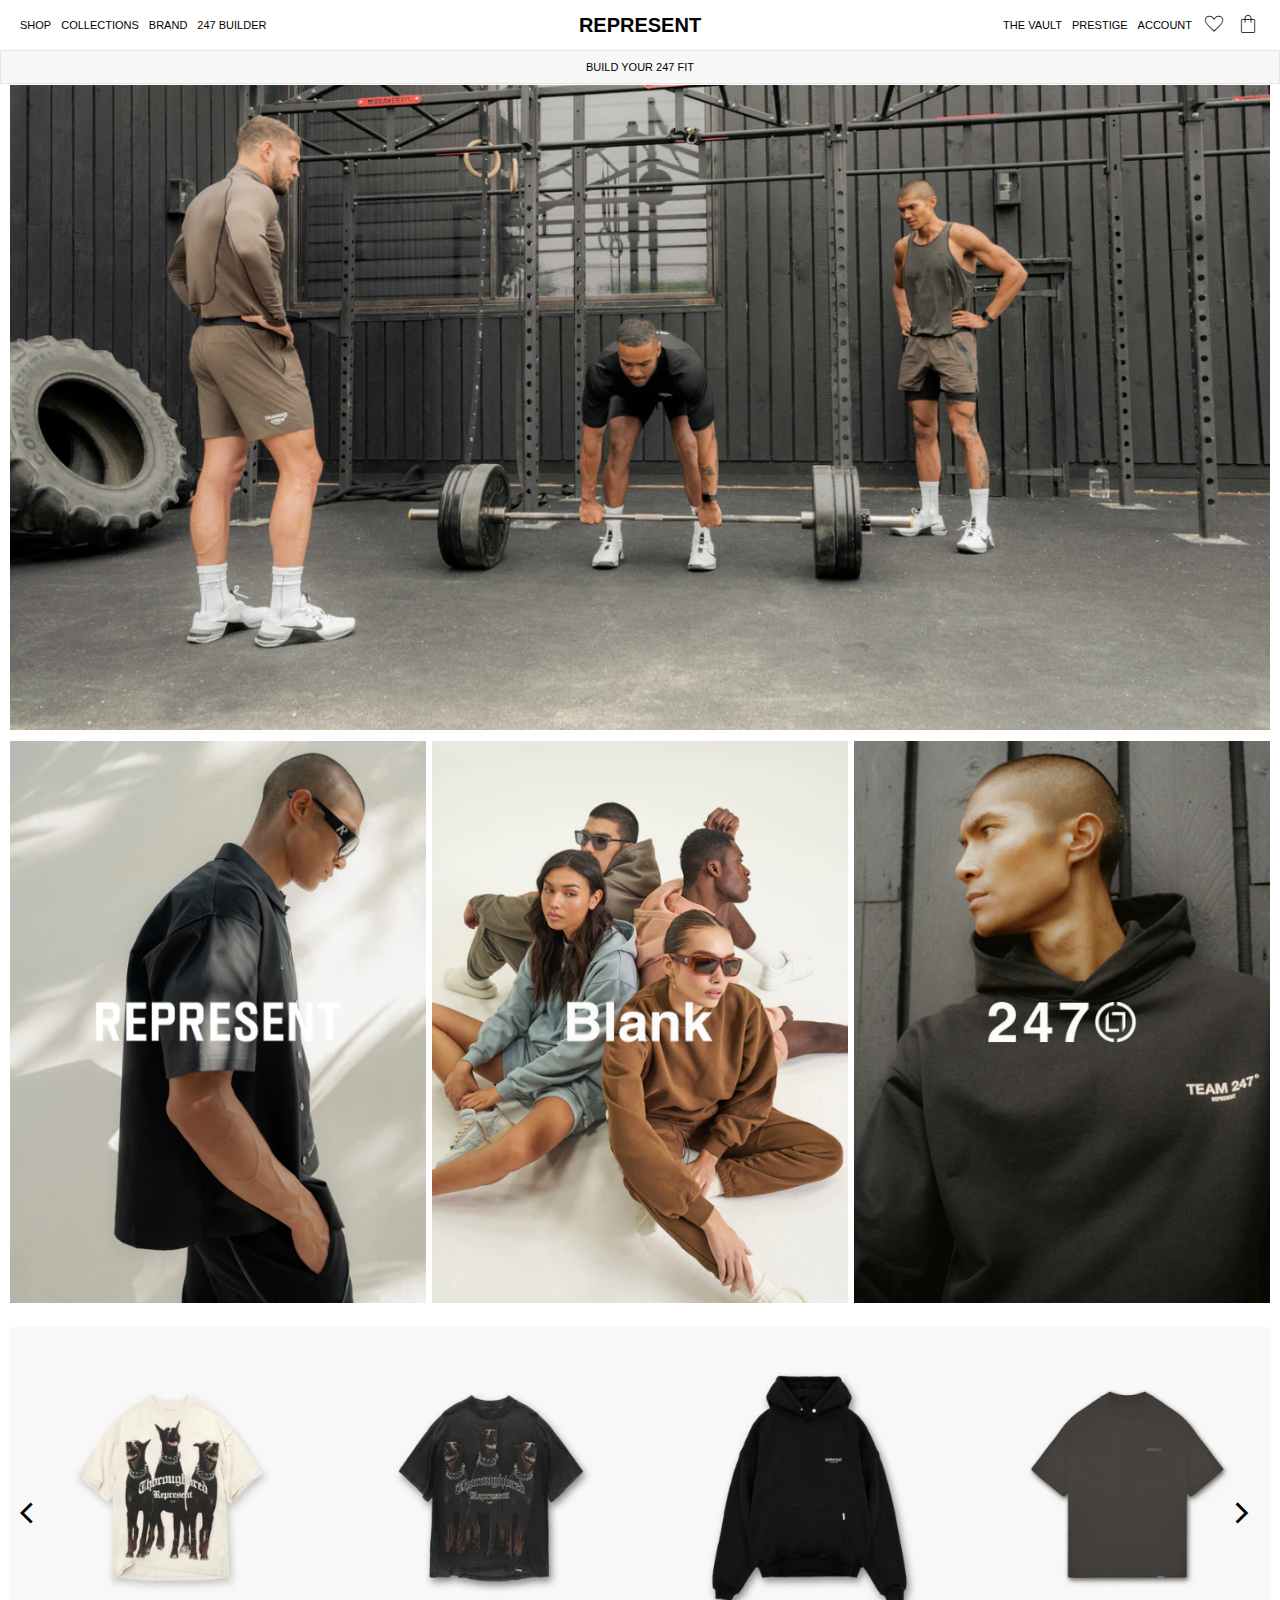
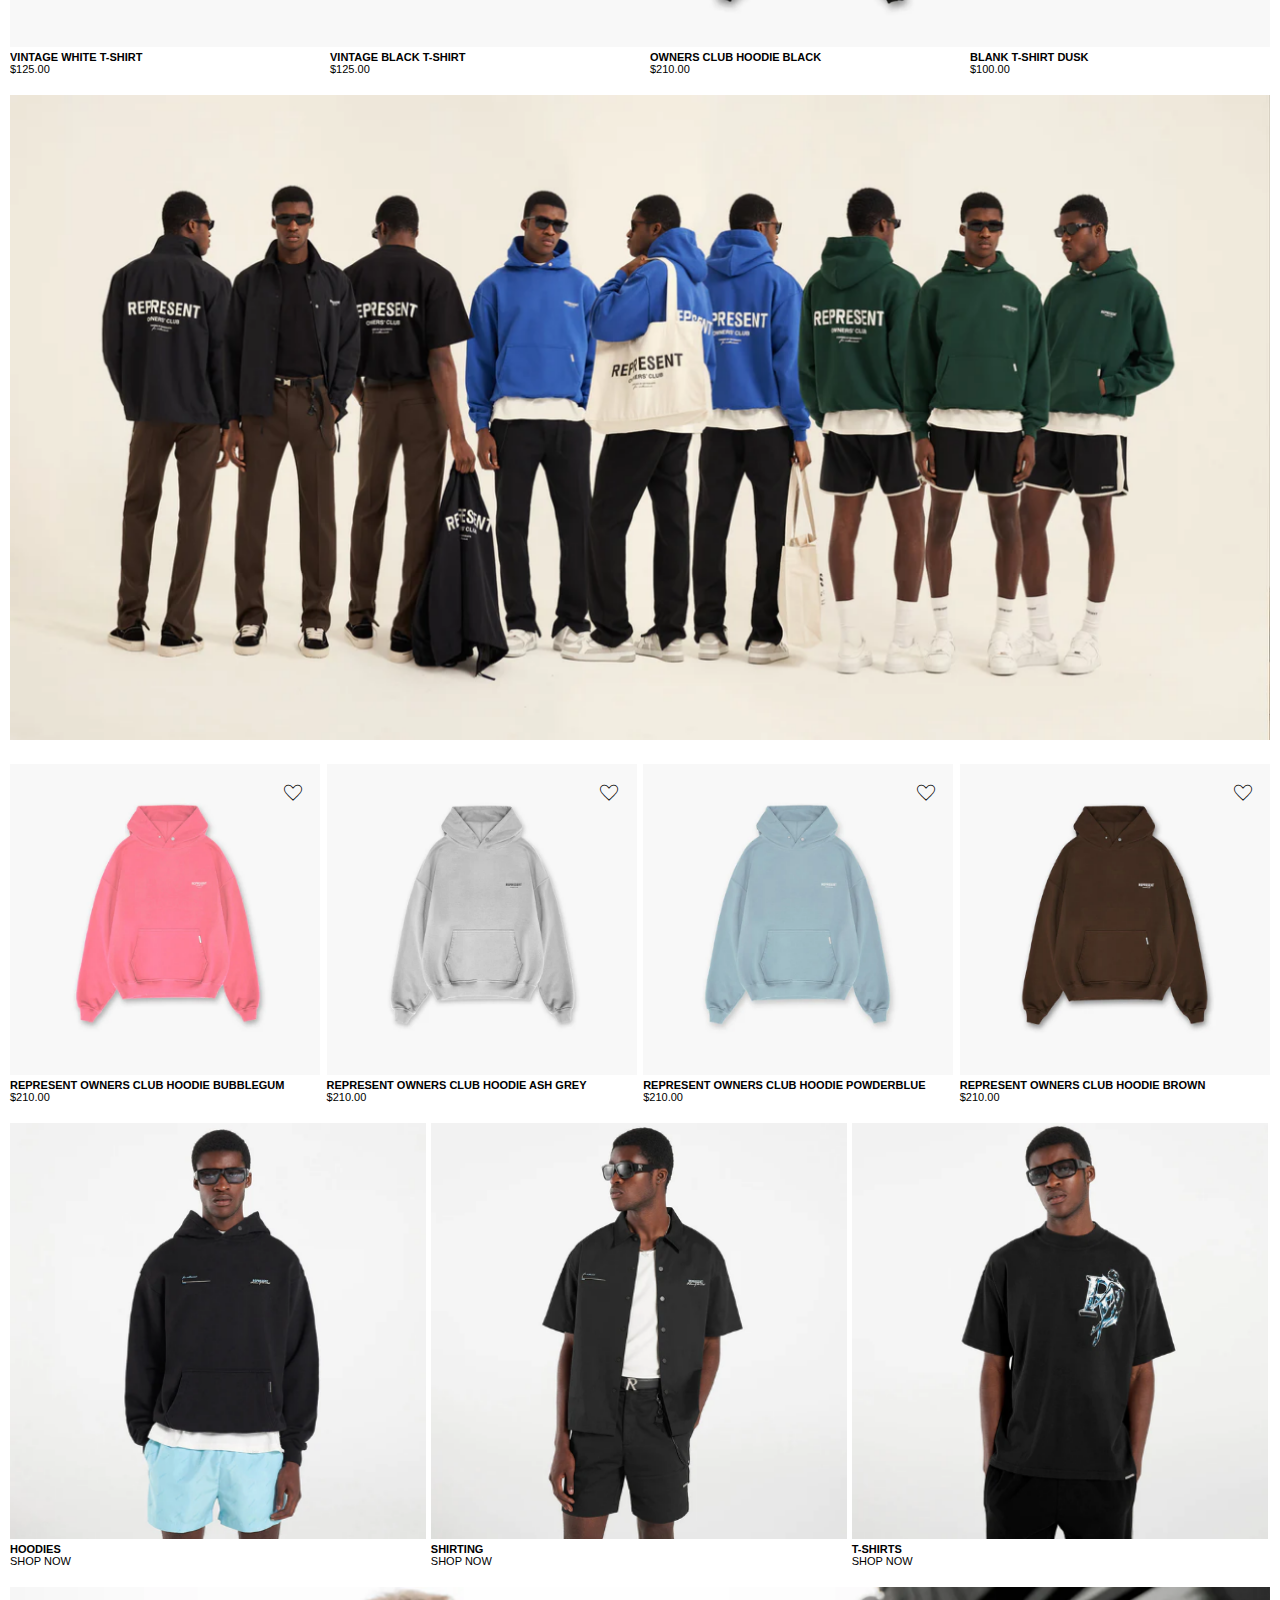
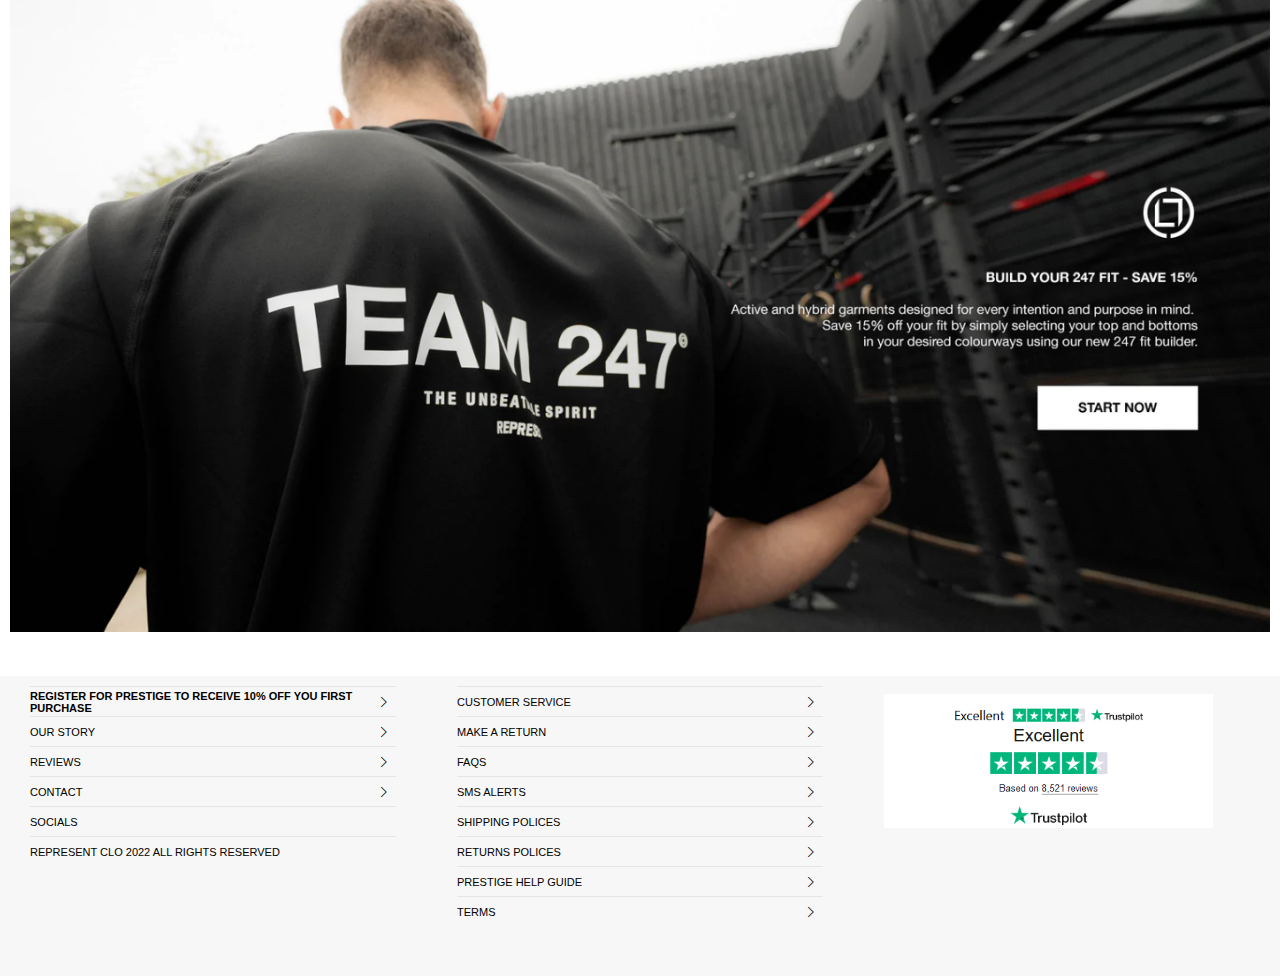
<file: index.html>
<!DOCTYPE html>
<html lang="en">

<head>
    <meta charset="UTF-8">
    <meta http-equiv="X-UA-Compatible" content="IE=edge">
    <meta name="viewport" content="width=device-width, initial-scale=1.0">
    <title>Represent</title>
    
    <link rel="stylesheet" href="1.Global styles.functions/globalstyle.css">
    <link rel="stylesheet" href="style.css">

    <link rel="stylesheet"
        href="https://fonts.googleapis.com/css2?family=Material+Symbols+Outlined:opsz,wght,FILL,GRAD@20..48,100..700,0..1,-50..200" />
    <link rel="stylesheet"
        href="https://fonts.googleapis.com/css2?family=Material+Symbols+Outlined:opsz,wght,FILL,GRAD@48,300,1,200" />
    <link rel="stylesheet"
        href="https://fonts.googleapis.com/css2?family=Material+Symbols+Outlined:opsz,wght,FILL,GRAD@48,300,0,200" />
</head>

<body>
    <!-- Navigation -->
    <header>
        <nav id="nav-box">
            <ul id="nav-shop">
                <li data-shop><a href="" >SHOP</a>
                    <div class="dropdown-menu" data-shopMenu>
                        <div class="menu-list">
                            <ul>
                                <li><b>SUMMER CAPSULE '22</b></li>
                                <li><a href="/3.Products pages/SHOP/COLLECTIONS/newarrivals/newarrivals.html"><b>NEW ARRIVALS</b></a></li>
                                <li><a href="/3.Products pages/SHOP/COLLECTIONS/all/all.html"><b>SHOP ALL</b></a></li>
                                <li><a href="/3.Products pages/SHOP/COLLECTIONS/ownersclub/ownersclub.html"><b>OWNERS CLUB</b></a></li>
                                <li><a href="/3.Products pages/SHOP/COLLECTIONS/blank/blank.html"><b>BLANK</b></a></li>
                                <li><a href="/3.Products pages/SHOP/COLLECTIONS/247/247.html"><b>247</b></a></li>
                                <li><a href="/3.Products pages/SHOP/COLLECTIONS/bestsellers/bestsellers.html"><b>BEST SELLERS</b></a></li>
                                <li><a href="/3.Products pages/SHOP/COLLECTIONS/restocks/restocks.html"><b>RESTOCKS</b></a></li>
                                <li><a href="/3.Products pages/SHOP/COLLECTIONS/giftcard/giftcard.html"><b>GIFT CARD</b></a></li>
                                <li><a href="/3.Products pages/SHOP/COLLECTIONS/instagram/instagram.html"><b>SHOP INSTAGRAM</b></a></li>
                            </ul>
                            <ul>
                                <li><b>CLOTHING</b></li>
                                <li><a href="/3.Products pages/SHOP/COLLECTIONS/all/all.html">ALL</a></li>
                                <li><a href="/3.Products pages/SHOP/CLOTHING/tshirts/t-shirts.html">T-SHIRTS</a></li>
                                <li><a href="/3.Products pages/SHOP/CLOTHING/hoodies/hoodies.html">HOODIES</a></li>
                                <li><a href="/3.Products pages/SHOP/CLOTHING/shirts/shirts.html">SHIRTS</a></li>
                                <li><a href="/3.Products pages/SHOP/CLOTHING/shorts/shorts.html">SHORTS</a></li>
                                <li><a href="/3.Products pages/SHOP/CLOTHING/swimwear/swimwear.html">SWIMWEAR</a></li>
                                <li><a href="/3.Products pages/SHOP/ACCESSORIES/sunglasses/sunglasses.html">SUNGLASSES</a></li>
                                <li><a href="/3.Products pages/SHOP/CLOTHING/socks/socks.html">SOCKS</a></li>
                            </ul>
                            <ul>
                                <li><a href="/3.Products pages/SHOP/CLOTHING/sweaters/sweaters.html">SWEATERS</a></li>
                                <li><a href="/3.Products pages/SHOP/CLOTHING/pants/pants.html">PANTS</a></li>
                                <li><a href="/3.Products pages/SHOP/CLOTHING/denim/denim.html">DENIM</a></li>
                                <li><a href="/3.Products pages/SHOP/CLOTHING/sweatpants/sweatpants.html">SWEATPANTS</a></li>
                                <li><a href="/3.Products pages/SHOP/CLOTHING/knitwear/knitwear.html">KNITWEAR</a></li>
                                <li><a href="/3.Products pages/SHOP/CLOTHING/pufferjackets/pufferjackets.html">PUFFER JACKETS</a></li>
                                <li><a href="/3.Products pages/SHOP/CLOTHING/outwear/outwear.html">OUTWEAR</a></li>
                                <li><a href="/3.Products pages/SHOP/CLOTHING/packs/packs.html">PACKS</a></li>
                            </ul>
                            <ul>
                                <li><b>FOOTWEAR</b></li>
                                <li><a href="/3.Products pages/SHOP/FOOTWEAR/all/all.html">ALL</a></li>
                                <li><a href="/3.Products pages/SHOP/FOOTWEAR/alpha/alpha.html">ALPHA</a></li>
                                <li><a href="/3.Products pages/SHOP/FOOTWEAR/apex/apex.html">APEX</a></li>
                                <li><a href="/3.Products pages/SHOP/FOOTWEAR/core/core.html">CORE</a></li>
                                <li><a href="/3.Products pages/SHOP/FOOTWEAR/harrier/harrier.html">HARRIER</a></li>
                                <li><a href="/3.Products pages/SHOP/FOOTWEAR/reptor/reptor.html">REPTOR</a></li>
                                <li><a href="/3.Products pages/SHOP/FOOTWEAR/slides/slides.html">SLIDES</a></li>
                            </ul>
                            <ul>
                                <li><b>ACCESSORIES</b></li>
                                <li><a href="/3.Products pages/SHOP/ACCESSORIES/all/all.html">ALL</a></li>
                                <li><a href="/3.Products pages/SHOP/ACCESSORIES/bags/bags.html">BAGS</a></li>
                                <li><a href="/3.Products pages/SHOP/ACCESSORIES/sunglasses/sunglasses.html">SUNGLASSES</a></li>
                                <li><a href="/3.Products pages/SHOP/ACCESSORIES/caps/caps.html">CAPS</a></li>
                                <li><a href="/3.Products pages/SHOP/ACCESSORIES/socks/socks.html">SOCKS</a></li>
                                <li><a href="/3.Products pages/SHOP/CLOTHING/swimwear/swimwear.html">SWIMWEAR</a></li>
                                <li><a href="/3.Products pages/SHOP/ACCESSORIES/towels/towels.html">TOWELS</a></li>
                            </ul>
                            <ul>
                                <li><b>COLLECTIONS</b></li>
                                <li><a href="/3.Products pages/SHOP/COLLECTIONS/summer22/summer22.html">SC22</a></li>
                                <li><a href="/3.Products pages/SHOP/COLLECTIONS/ownersclub/ownersclub.html">OWNERS CLUB</a></li>
                                <li><a href="/3.Products pages/SHOP/COLLECTIONS/blank/blank.html">BLANKS</a></li>
                                <li><a href="/3.Products pages/SHOP/COLLECTIONS/247/247.html">247</a></li>
                                <li><a href="/3.Products pages/SHOP/COLLECTIONS/bespokecomm/bespokecomm.html">BESPOKE COMMISSIONS</a></li>
                                <li><a href="/3.Products pages/SHOP/COLLECTIONS/graphics/graphics.html">GRAPHICS</a></li>
                                <li><a href="/3.Products pages/SHOP/COLLECTIONS/core/core.html">CORE</a></li>
                            </ul>
                        </div>
                        <div class="menu-photos">
                            <div><a href="/3.Products pages/SHOP/CLOTHING/tshirts/t-shirts.html">
                                <img src="/2.Images/homepage img/dd1.png" alt="">
                                <h3>T-SHIRTS</h3>
                                <h5>SHOP NOW</h5>
                            </a>
                            </div>
                            <div><a href="/3.Products pages/SHOP/CLOTHING/shorts/shorts.html">
                                <img src="/2.Images/homepage img/dd1.2.png" alt="">
                                <h3>SHORTS</h3>
                                <h5>SHOP NOW</h5>
                            </a>
                            </div>
                            <div><a href="/3.Products pages/SHOP/FOOTWEAR/all/all.html">
                                <img src="/2.Images/homepage img/dd1.3.png" alt="">
                                <h3>FOOTWEAR</h3>
                                <h5>SHOP NOW</h5>
                            </a>
                            </div>
                            <div><a href="/3.Products pages/SHOP/ACCESSORIES/all/all.html">
                                <img src="/2.Images/homepage img/dd1.4.png" alt="">
                                <h3>ACCESSORIES</h3>
                                <h5>SHOP NOW</h5>
                            </a>
                            </div>
                        </div>
                    </div>
                </li>
                <li data-collections><a href="">COLLECTIONS</a>
                    <div class="dropdown-menu" data-collectionsMenu>
                        <div id="col-nav" class="menu-list">
                            <ul>
                                <li><b>SC22</b></li>
                                <li><a href="/3.Products pages/COLLECTIONS/SC22/tshirts/tshirts.html">T-SHIRTS</a></li>
                                <li><a href="/3.Products pages/COLLECTIONS/SC22/hoodies/hoodies.html">HOODIES</a></li>
                                <li><a href="/3.Products pages/COLLECTIONS/SC22/sweaters/sweaters.html">SWEATERS</a></li>
                                <li><a href="/3.Products pages/COLLECTIONS/SC22/jackets/jackets.html">JACKETS</a></li>
                                <li><a href="/3.Products pages/COLLECTIONS/SC22/pants/pants.html">PANTS</a></li>
                                <li><a href="/3.Products pages/COLLECTIONS/SC22/shorts/shorts.html">SHORTS</a></li>
                                <li><a href="/3.Products pages/COLLECTIONS/SC22/shirting/shirting.html">SHIRTING</a></li>
                                <li><a href="/3.Products pages/COLLECTIONS/SC22/footwear/footwear.html">FOOTWEAR</a></li>
                                <li><a href="/3.Products pages/COLLECTIONS/SC22/accessories/accessories.html">ACCESSORIES</a></li>
                            </ul>
                            <ul>
                                <li><b>OWNERS CLUB</b></li>
                                <li><a href="/3.Products pages/COLLECTIONS/OWNERSCLUB/tshirts/tshirts.html">T-SHIRTS</a></li>
                                <li><a href="/3.Products pages/COLLECTIONS/OWNERSCLUB/hoodies/hoodies.html">HOODIES</a></li>
                                <li><a href="/3.Products pages/COLLECTIONS/OWNERSCLUB/sweaters/sweaters.html">SWEATERS</a></li>
                                <li><a href="/3.Products pages/COLLECTIONS/OWNERSCLUB/sweatpants/sweatpants.html">SWEATPANTS</a></li>
                                <li><a href="/3.Products pages/COLLECTIONS/OWNERSCLUB/shorts/shorts.html">SHORTS</a></li>
                                <li><a href="/3.Products pages/COLLECTIONS/OWNERSCLUB/shorts/shorts.html">OUTWEAR</a></li>
                                <li><a href="/3.Products pages/COLLECTIONS/OWNERSCLUB/accessories/accessories.html">ACCESSORIES</a></li>
                            </ul>
                            <ul>
                                <li><b>BLANK</b></li>
                                <li><a href="/3.Products pages/COLLECTIONS/BLANK/tshirts/tshirts.html">T-SHIRTS</a></li>
                                <li><a href="/3.Products pages/COLLECTIONS/BLANK/hoodies/hoodies.html">HOODIES</a></li>
                                <li><a href="/3.Products pages/COLLECTIONS/BLANK/sweaters/sweaters.html">SWEATERS</a></li>
                                <li><a href="/3.Products pages/COLLECTIONS/BLANK/sweatpants/sweatpants.html">SWEATPANTS</a></li>
                                <li><a href="/3.Products pages/COLLECTIONS/BLANK/shorts/shorts.html">SHORTS</a></li>
                                <li><a href="/3.Products pages/COLLECTIONS/BLANK/trackjackets/trackjackets.html">TRACK JACKETS</a></li>
                            </ul>
                            <ul>
                                <li><b>247</b></li>
                                <li><a href="/3.Products pages/COLLECTIONS/247/tops/tops.html">TOPS</a></li>
                                <li><a href="/3.Products pages/COLLECTIONS/247/hoodies/hoodies.html">HOODIES</a></li>
                                <li><a href="/3.Products pages/COLLECTIONS/247/jackets/jackets.html">JACKETS</a></li>
                                <li><a href="/3.Products pages/COLLECTIONS/247/shorts/shorts.html">SHORTS</a></li>
                                <li><a href="/3.Products pages/COLLECTIONS/247/pants/pants.html">PANTS</a></li>
                                <li><a href="/3.Products pages/COLLECTIONS/247/baselayers/baselayers.html">BASE LAYERS</a></li>
                                <li><a href="/3.Products pages/COLLECTIONS/247/accessories/accessories.html">ACCESSORIES</a></li>
                            </ul>
                        </div>
                        <div class="menu-photos">
                            <div><a href="/3.Products pages/SHOP/COLLECTIONS/summer22/summer22.html">
                                <img src="/2.Images/homepage img/dd2.png" alt="">
                                <h3>SUMMER CAPSULE</h3>
                                <h5>SHOP NOW</h5>
                            </a>
                            </div>
                            <div><a href="/3.Products pages/SHOP/COLLECTIONS/ownersclub/ownersclub.html">
                                <img src="/2.Images/homepage img/dd2.2.png" alt="">
                                <h3>OWNERS CLUB</h3>
                                <h5>SHOP NOW</h5>
                            </a>
                            </div>
                            <div><a href="/3.Products pages/SHOP/COLLECTIONS/blank/blank.html">
                                <img src="/2.Images/homepage img/dd2.3.png" alt="">
                                <h3>BLANK</h3>
                                <h5>SHOP NOW</h5>
                            </a>
                            </div>
                            <div><a href="/3.Products pages/SHOP/COLLECTIONS/247/247.html">
                                <img src="/2.Images/homepage img/dd2.4.png" alt="">
                                <h3>247</h3>
                                <h5>SHOP NOW</h5>
                            </a>
                            </div>
                        </div>
                    </div>
                </li>
                <li data-brand>BRAND
                    <div class="dropdown-menu" data-shopBrand>
                        <ul id="brand-nav">
                            <li><a href="/3.Products pages/BRAND/about.html">ABOUT</a></li>
                            <li><a href="/3.Products pages/BRAND/media.html">MEDIA</a></li>
                            <li><a href="/3.Products pages/BRAND/behindthebrand.html">BEHIND THE BRAND</a></li>
                            <li><a href="/3.Products pages/BRAND/insiderep.html">INSIDE REP</a></li>
                            <li><a href="/3.Products pages/BRAND/news.html">NEWS</a></li>
                            <li><a href="/3.Products pages/BRAND/stockists.html">STOCKISTS</a></li>
                            <li><a href="/3.Products pages/BRAND/247workouts.html">247 WORKOUTS</a></li>
                            <li><a href="/3.Products pages/BRAND/247blog.html">247 BLOG</a></li>
                        </ul>
                    </div>
                </li>
                <li><a href="/3.Products pages/247builder.html">247 BUILDER</a></li>
            </ul>

            <h1 id="logo"><a href="/index.html">REPRESENT</a></h1>

            <ul id="nav-account">
                <li><a href="/3.Products pages/thevault.html">THE VAULT</a></li>
                <li><a href="/3.Products pages/prestige.html">PRESTIGE</a></li>
                <li data-account >ACCOUNT
                    <div class="dropdown-menu" data-accountmenu>
                        <ul id="account-nav">
                            <li><a href="/3.Products pages/ACCOUNT/LOGIN/login.html">LOGIN</a></li>
                            <li><a href="/3.Products pages/ACCOUNT/REGISTER/register.html">REGISTER</a></li>
                        </ul>
                    </div>
                </li>
                <li><span class="material-symbols-outlined" id="favorites">favorite</span></li>
                <li><span class="material-symbols-outlined" id="cart">shopping_bag</span></li>
            </ul>
        </nav>

        <div id="announcement-bar">
            <h4>BUILD YOUR 247 FIT</h4>
        </div>
    </header>

    <!-- Main Content -->
    <main>
        <section>
            <!-- Banner -->
            <div class="banner">
                <img src="/2.Images/homepage img/banner.png" alt="" srcset="">
            </div>
            <!-- 3 photos collage -->
            <div id="collage">
                <a href=""><img src="/2.Images/homepage img/represent.png" alt=""></a>
                <a href=""><img src="/2.Images/homepage img/blank.png" alt=""></a>
                <a href=""><img src="/2.Images/homepage img/247.png" alt=""></a>
            </div>
            <!-- Products gallery x16 -->
            <div class="product-box">
                <div class="arrows">
                    <span data-arrowLeft class="material-symbols-outlined">arrow_back_ios</span>
                    <span data-arrowRight class="material-symbols-outlined">arrow_forward_ios</span>
                </div>
                <ul class="product-gallery">
                    <li><a href="">
                            <div>
                                <img src="/2.Images/homepage img/products/product1.png" alt="">
                                <h3>VINTAGE WHITE T-SHIRT</h3>
                                <h5>$125.00</h5>
                            </div>
                        </a></li>
                    <li><a href="">
                            <div>
                                <img src="/2.Images/homepage img/products/product2.png" alt="">
                                <h3>VINTAGE BLACK T-SHIRT</h3>
                                <h5>$125.00</h5>
                            </div>
                        </a></li>
                    <li><a href="">
                            <div>
                                <img src="/2.Images/homepage img/products/product3.png" alt="">
                                <h3>OWNERS CLUB HOODIE BLACK</h3>
                                <h5>$210.00</h5>
                            </div>
                        </a></li>
                    <li><a href="">
                            <div>
                                <img src="/2.Images/homepage img/products/product4.png" alt="">
                                <h3>BLANK T-SHIRT DUSK</h3>
                                <h5>$100.00</h5>
                            </div>
                        </a></li>
                    <li><a href="">
                            <div>
                                <img src="/2.Images/homepage img/products/product5.png" alt="">
                                <h3>APEX MOCHA</h3>
                                <h5>$255.00</h5>
                            </div>
                        </a></li>
                    <li><a href="">
                            <div>
                                <img src="/2.Images/homepage img/products/product6.png" alt="">
                                <h3>CHROME SPIRIT T-SHIRT OFF BLACK</h3>
                                <h5>$110.00</h5>
                            </div>
                        </a></li>
                    <li><a href="">
                            <div>
                                <img src="/2.Images/homepage img/products/product7.png" alt="">
                                <h3>OWNERS CLUB HOODIE BLUE</h3>
                                <h5>$210.00</h5>
                            </div>
                        </a></li>
                    <li><a href="">
                            <div>
                                <img src="/2.Images/homepage img/products/product8.png" alt="">
                                <h3>BLANK SWEATER JET BLACK</h3>
                                <h5>$155.00</h5>
                            </div>
                        </a></li>
                    <li><a href="">
                            <div>
                                <img src="/2.Images/homepage img/products/product9.png" alt="">
                                <h3>ALPHA LOW BLACK</h3>
                                <h5>$240.00</h5>
                            </div>
                        </a></li>
                    <li><a href="">
                            <div>
                                <img src="/2.Images/homepage img/products/product10.png" alt="">
                                <h3>REPTOR LOW BLACK</h3>
                                <h5>SOLD OUT</h5>
                            </div>
                        </a></li>
                    <li><a href="">
                            <div>
                                <img src="/2.Images/homepage img/products/product11.png" alt="">
                                <h3>REPRESENT SHORTS BLACK</h3>
                                <h5>$110.00</h5>
                            </div>
                        </a></li>
                    <li><a href="">
                            <div>
                                <img src="/2.Images/homepage img/products/product12.png" alt="">
                                <h3>SHORTS BLACK</h3>
                                <h5>$110.00</h5>
                            </div>
                        </a></li>
                    <li><a href="">
                            <div>
                                <img src="/2.Images/homepage img/products/product13.png" alt="">
                                <h3>GRAPHIC SPIRIT T-SHIRT</h3>
                                <h5>$125.00</h5>
                            </div>
                        </a></li>
                    <li><a href="">
                            <div>
                                <img src="/2.Images/homepage img/products/product14.png" alt="">
                                <h3>BLANK T-SHIRT GREEN</h3>
                                <h5>$110.00</h5>
                            </div>
                        </a></li>
                    <li><a href="">
                            <div>
                                <img src="/2.Images/homepage img/products/product15.png" alt="">
                                <h3>BLANK T-SHIRT WHITE</h3>
                                <h5>$110.00</h5>
                            </div>
                        </a></li>
                    <li><a href="">
                            <div>
                                <img src="/2.Images/homepage img/products/product16.png" alt="">
                                <h3>BLANK T-SHIRT BLUE</h3>
                                <h5>$110.00</h5>
                            </div>
                        </a></li>
                </ul>
            </div>
            <!-- Banner 2 -->
            <div class="banner">
                <img src="/2.Images/homepage img/owners/bannerownersclub.png" alt="" srcset="">
            </div>
            <!-- Products display x4 -->
            <div class="products-display">
                <div>
                    <img src="/2.Images/homepage img/owners/owners1.png" alt="">
                    <div>
                        <h3>REPRESENT OWNERS CLUB HOODIE BUBBLEGUM</h3>
                        <h5>$210.00</h5>
                    </div>
                    <span class="material-symbols-outlined" id="favorite">favorite</span>
                </div>
                <div>
                    <img src="/2.Images/homepage img/owners/owners2.png" alt="">
                    <div>
                        <h3>REPRESENT OWNERS CLUB HOODIE ASH GREY</h3>
                        <h5>$210.00</h5>
                    </div>
                    <span class="material-symbols-outlined" id="favorite">favorite</span>
                </div>
                <div>
                    <img src="/2.Images/homepage img/owners/owners3.png" alt="">
                    <div>
                        <h3>REPRESENT OWNERS CLUB HOODIE POWDERBLUE</h3>
                        <h5>$210.00</h5>
                    </div>
                    <span class="material-symbols-outlined" id="favorite">favorite</span>
                </div>
                <div>
                    <img src="/2.Images/homepage img/owners/owners4.png" alt="">
                    <div>
                        <h3>REPRESENT OWNERS CLUB HOODIE BROWN</h3>
                        <h5>$210.00</h5>
                    </div>
                    <span class="material-symbols-outlined" id="favorite">favorite</span>
                </div>
            </div>

        </section>
        <!-- Carousel -->
        <section>
            <div class="carousel">
                <div class="slides">
                    <div class="slide"><a href="">
                            <img src="2.Images/homepage img/categories/hoodies.png" alt="">
                            <h3>HOODIES</h3>
                            <h5>SHOP NOW</h5>
                        </a>
                    </div>
                    <div class="slide"><a href="">
                        </a>
                        <img src="2.Images/homepage img/categories/shirting.png" alt="">
                        <h3>SHIRTING</h3>
                        <h5>SHOP NOW</h5>
                    </div>
                    <div class="slide"><a href="">
                            <img src="2.Images/homepage img/categories/tshirts.png" alt="">
                            <h3>T-SHIRTS</h3>
                            <h5>SHOP NOW</h5>
                        </a>
                    </div>
                    <div class="slide"><a href="">
                            <img src="2.Images/homepage img/categories/pants.png" alt="">
                            <h3>PANTS</h3>
                            <h5>SHOP NOW</h5>
                        </a>
                    </div>
                    <div class="slide"><a href="">
                            <img src="2.Images/homepage img/categories/outwear.png" alt="">
                            <h3>OUTWEAR</h3>
                            <h5>SHOP NOW</h5>
                        </a>
                    </div>
                    <div class="slide"><a href="">
                            <img src="2.Images/homepage img/categories/tshirts.png" alt="">
                            <h3>T-SHIRTS</h3>
                            <h5>SHOP NOW</h5>
                        </a>
                    </div>
                </div>
            </div>
            <!-- Banner 3 -->
            <div class="banner">
                <img src="2.Images/homepage img/banner2.png" alt="" srcset="">
            </div>
        </section>
    </main>

    <!-- Footer -->
    <footer>
        <div class="footer-box">
            <div><a href="/3.Products pages/FOOTER/register.html  ">
                    <h3>REGISTER FOR PRESTIGE TO RECEIVE 10% OFF YOU FIRST PURCHASE</h3>
                    <span class="material-symbols-outlined">chevron_right</span>
                </a>
            </div>
            <div><a href="/3.Products pages/FOOTER/ourstory.html">
                    <h5>OUR STORY</h5>
                    <span class="material-symbols-outlined">chevron_right</span>
                </a>
            </div>
            <div><a href="/3.Products pages/FOOTER/reviews.html">
                    <h5>REVIEWS</h5>
                    <span class="material-symbols-outlined">chevron_right</span>
                </a>
            </div>
            <div><a href="/3.Products pages/FOOTER/contact.html">
                    <h5>CONTACT</h5>
                    <span class="material-symbols-outlined">chevron_right</span>
                </a>
            </div>
            <div><a href="">
                    <h5>SOCIALS</h5>
                    <div>

                    </div>
                </a>
            </div>
            <div><a href="">
                    <h5>REPRESENT CLO 2022 ALL RIGHTS RESERVED</h5>
                </a>
            </div>
            <div>
            </div>
        </div>
        <div class="footer-box">
            <div><a href="/3.Products pages/FOOTER/customerservice.html">
                    <h5>CUSTOMER SERVICE</h5>
                    <span class="material-symbols-outlined">chevron_right</span>
                </a>
            </div>
            <div><a href="/3.Products pages/FOOTER/makeareturn.html">
                    <h5>MAKE A RETURN</h5>
                    <span class="material-symbols-outlined">chevron_right</span>
                </a>
            </div>
            <div><a href="/3.Products pages/FOOTER/faqs.html">
                    <h5>FAQS</h5>
                    <span class="material-symbols-outlined">chevron_right</span>
                </a>
            </div>
            <div><a href="/3.Products pages/FOOTER/smsalerts.html">
                    <h5>SMS ALERTS</h5>
                    <span class="material-symbols-outlined">chevron_right</span>
                </a>
            </div>
            <div><a href="/3.Products pages/FOOTER/shipping.html">
                    <h5>SHIPPING POLICES</h5>
                    <span class="material-symbols-outlined">chevron_right</span>
                </a>
            </div>
            <div><a href="/3.Products pages/FOOTER/returns.html">
                    <h5>RETURNS POLICES</h5>
                    <span class="material-symbols-outlined">chevron_right</span>
                </a>
            </div>
            <div><a href="/3.Products pages/prestige.html">
                    <h5>PRESTIGE HELP GUIDE</h5>
                    <span class="material-symbols-outlined">chevron_right</span>
                </a>
            </div>
            <div><a href="/3.Products pages/FOOTER/terms.html">
                    <h5>TERMS</h5>
                    <span class="material-symbols-outlined">chevron_right</span>
                </a>
            </div>
        </div>
        <div class="footer-box"><a href="">
            <img src="/2.Images/homepage img/trustpilot.png" alt="">
        </a>
        </div>
    </footer>

    <!-- Functions import -->
    <script src="app.js"></script>
    <script src="1.Global styles.functions/globalfunctions.js"></script>
</body>

</html>
</file>
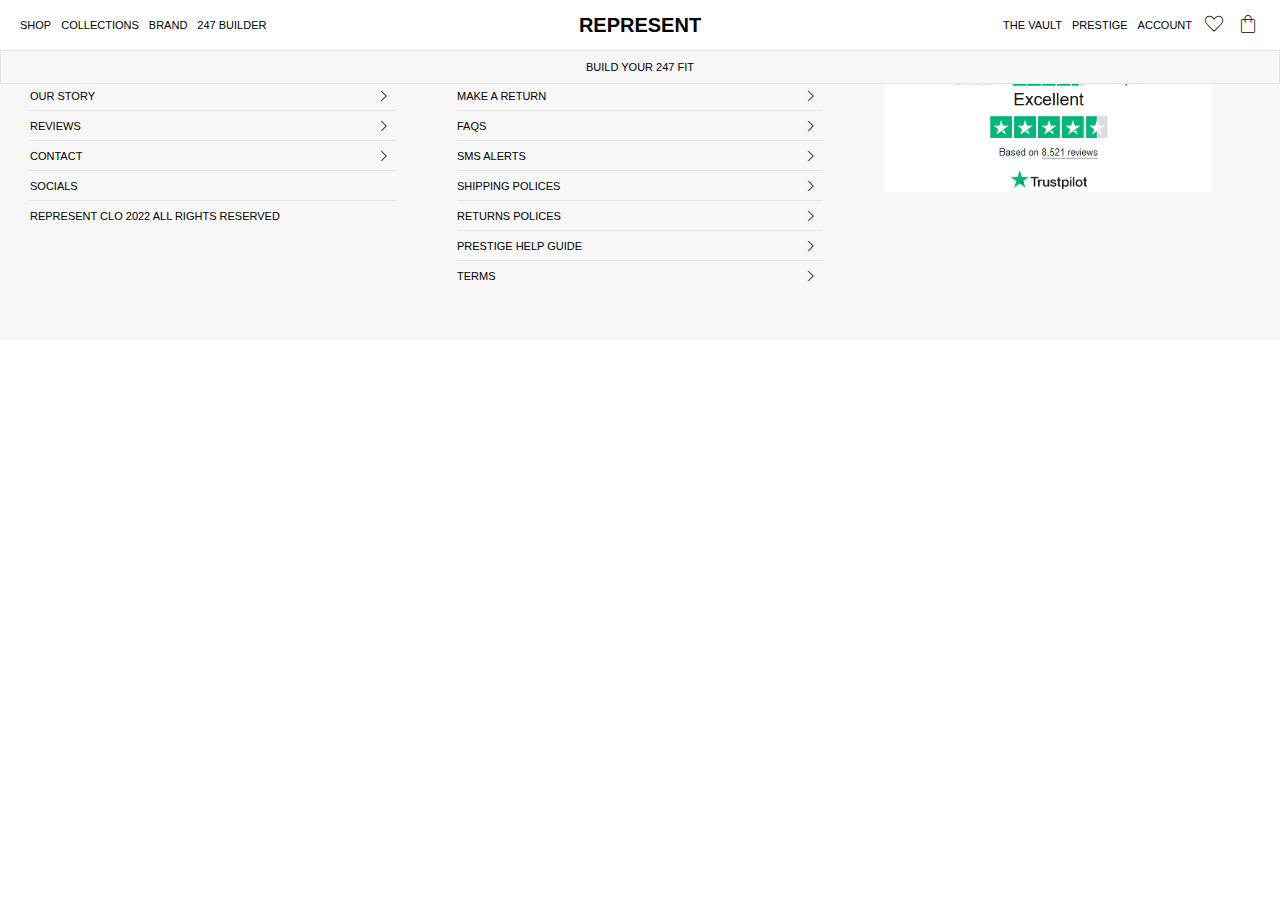
<file: testcopy.html>
<!DOCTYPE html>
<html lang="en">

<head>
    <meta charset="UTF-8">
    <meta http-equiv="X-UA-Compatible" content="IE=edge">
    <meta name="viewport" content="width=device-width, initial-scale=1.0">
    <title>Represent</title>
    
    <link rel="stylesheet" href="1.Global styles.functions/globalstyle.css">

    <link rel="stylesheet"
        href="https://fonts.googleapis.com/css2?family=Material+Symbols+Outlined:opsz,wght,FILL,GRAD@20..48,100..700,0..1,-50..200" />
    <link rel="stylesheet"
        href="https://fonts.googleapis.com/css2?family=Material+Symbols+Outlined:opsz,wght,FILL,GRAD@48,300,1,200" />
    <link rel="stylesheet"
        href="https://fonts.googleapis.com/css2?family=Material+Symbols+Outlined:opsz,wght,FILL,GRAD@48,300,0,200" />
</head>

<body>
    <!-- Navigation -->
    <header>
        <nav id="nav-box">
            <ul id="nav-shop">
                <li data-shop><a href="" >SHOP</a>
                    <div class="dropdown-menu" data-shopMenu>
                        <div class="menu-list">
                            <ul>
                                <li><b>SUMMER CAPSULE '22</b></li>
                                <li><a href="/3.Products pages/SHOP/COLLECTIONS/newarrivals/newarrivals.html"><b>NEW ARRIVALS</b></a></li>
                                <li><a href="/3.Products pages/SHOP/COLLECTIONS/all/all.html"><b>SHOP ALL</b></a></li>
                                <li><a href="/3.Products pages/SHOP/COLLECTIONS/ownersclub/ownersclub.html"><b>OWNERS CLUB</b></a></li>
                                <li><a href="/3.Products pages/SHOP/COLLECTIONS/blank/blank.html"><b>BLANK</b></a></li>
                                <li><a href="/3.Products pages/SHOP/COLLECTIONS/247/247.html"><b>247</b></a></li>
                                <li><a href="/3.Products pages/SHOP/COLLECTIONS/bestsellers/bestsellers.html"><b>BEST SELLERS</b></a></li>
                                <li><a href="/3.Products pages/SHOP/COLLECTIONS/restocks/restocks.html"><b>RESTOCKS</b></a></li>
                                <li><a href="/3.Products pages/SHOP/COLLECTIONS/giftcard/giftcard.html"><b>GIFT CARD</b></a></li>
                                <li><a href="/3.Products pages/SHOP/COLLECTIONS/instagram/instagram.html"><b>SHOP INSTAGRAM</b></a></li>
                            </ul>
                            <ul>
                                <li><b>CLOTHING</b></li>
                                <li><a href="/3.Products pages/SHOP/COLLECTIONS/all/all.html">ALL</a></li>
                                <li><a href="/3.Products pages/SHOP/CLOTHING/tshirts/t-shirts.html">T-SHIRTS</a></li>
                                <li><a href="/3.Products pages/SHOP/CLOTHING/hoodies/hoodies.html">HOODIES</a></li>
                                <li><a href="/3.Products pages/SHOP/CLOTHING/shirts/shirts.html">SHIRTS</a></li>
                                <li><a href="/3.Products pages/SHOP/CLOTHING/shorts/shorts.html">SHORTS</a></li>
                                <li><a href="/3.Products pages/SHOP/CLOTHING/swimwear/swimwear.html">SWIMWEAR</a></li>
                                <li><a href="/3.Products pages/SHOP/ACCESSORIES/sunglasses/sunglasses.html">SUNGLASSES</a></li>
                                <li><a href="/3.Products pages/SHOP/CLOTHING/socks/socks.html">SOCKS</a></li>
                            </ul>
                            <ul>
                                <li><a href="/3.Products pages/SHOP/CLOTHING/sweaters/sweaters.html">SWEATERS</a></li>
                                <li><a href="/3.Products pages/SHOP/CLOTHING/pants/pants.html">PANTS</a></li>
                                <li><a href="/3.Products pages/SHOP/CLOTHING/denim/denim.html">DENIM</a></li>
                                <li><a href="/3.Products pages/SHOP/CLOTHING/sweatpants/sweatpants.html">SWEATPANTS</a></li>
                                <li><a href="/3.Products pages/SHOP/CLOTHING/knitwear/knitwear.html">KNITWEAR</a></li>
                                <li><a href="/3.Products pages/SHOP/CLOTHING/pufferjackets/pufferjackets.html">PUFFER JACKETS</a></li>
                                <li><a href="/3.Products pages/SHOP/CLOTHING/outwear/outwear.html">OUTWEAR</a></li>
                                <li><a href="/3.Products pages/SHOP/CLOTHING/packs/packs.html">PACKS</a></li>
                            </ul>
                            <ul>
                                <li><b>FOOTWEAR</b></li>
                                <li><a href="/3.Products pages/SHOP/FOOTWEAR/all/all.html">ALL</a></li>
                                <li><a href="/3.Products pages/SHOP/FOOTWEAR/alpha/alpha.html">ALPHA</a></li>
                                <li><a href="/3.Products pages/SHOP/FOOTWEAR/apex/apex.html">APEX</a></li>
                                <li><a href="/3.Products pages/SHOP/FOOTWEAR/core/core.html">CORE</a></li>
                                <li><a href="/3.Products pages/SHOP/FOOTWEAR/harrier/harrier.html">HARRIER</a></li>
                                <li><a href="/3.Products pages/SHOP/FOOTWEAR/reptor/reptor.html">REPTOR</a></li>
                                <li><a href="/3.Products pages/SHOP/FOOTWEAR/slides/slides.html">SLIDES</a></li>
                            </ul>
                            <ul>
                                <li><b>ACCESSORIES</b></li>
                                <li><a href="/3.Products pages/SHOP/ACCESSORIES/all/all.html">ALL</a></li>
                                <li><a href="/3.Products pages/SHOP/ACCESSORIES/bags/bags.html">BAGS</a></li>
                                <li><a href="/3.Products pages/SHOP/ACCESSORIES/sunglasses/sunglasses.html">SUNGLASSES</a></li>
                                <li><a href="/3.Products pages/SHOP/ACCESSORIES/caps/caps.html">CAPS</a></li>
                                <li><a href="/3.Products pages/SHOP/ACCESSORIES/socks/socks.html">SOCKS</a></li>
                                <li><a href="/3.Products pages/SHOP/CLOTHING/swimwear/swimwear.html">SWIMWEAR</a></li>
                                <li><a href="/3.Products pages/SHOP/ACCESSORIES/towels/towels.html">TOWELS</a></li>
                            </ul>
                            <ul>
                                <li><b>COLLECTIONS</b></li>
                                <li><a href="/3.Products pages/SHOP/COLLECTIONS/summer22/summer22.html">SC22</a></li>
                                <li><a href="/3.Products pages/SHOP/COLLECTIONS/ownersclub/ownersclub.html">OWNERS CLUB</a></li>
                                <li><a href="/3.Products pages/SHOP/COLLECTIONS/blank/blank.html">BLANKS</a></li>
                                <li><a href="/3.Products pages/SHOP/COLLECTIONS/247/247.html">247</a></li>
                                <li><a href="/3.Products pages/SHOP/COLLECTIONS/bespokecomm/bespokecomm.html">BESPOKE COMMISSIONS</a></li>
                                <li><a href="/3.Products pages/SHOP/COLLECTIONS/graphics/graphics.html">GRAPHICS</a></li>
                                <li><a href="/3.Products pages/SHOP/COLLECTIONS/core/core.html">CORE</a></li>
                            </ul>
                        </div>
                        <div class="menu-photos">
                            <div><a href="/3.Products pages/SHOP/CLOTHING/tshirts/t-shirts.html">
                                <img src="/2.Images/homepage img/dd1.png" alt="">
                                <h3>T-SHIRTS</h3>
                                <h5>SHOP NOW</h5>
                            </a>
                            </div>
                            <div><a href="/3.Products pages/SHOP/CLOTHING/shorts/shorts.html">
                                <img src="/2.Images/homepage img/dd1.2.png" alt="">
                                <h3>SHORTS</h3>
                                <h5>SHOP NOW</h5>
                            </a>
                            </div>
                            <div><a href="/3.Products pages/SHOP/FOOTWEAR/all/all.html">
                                <img src="/2.Images/homepage img/dd1.3.png" alt="">
                                <h3>FOOTWEAR</h3>
                                <h5>SHOP NOW</h5>
                            </a>
                            </div>
                            <div><a href="/3.Products pages/SHOP/ACCESSORIES/all/all.html">
                                <img src="/2.Images/homepage img/dd1.4.png" alt="">
                                <h3>ACCESSORIES</h3>
                                <h5>SHOP NOW</h5>
                            </a>
                            </div>
                        </div>
                    </div>
                </li>
                <li data-collections><a href="">COLLECTIONS</a>
                    <div class="dropdown-menu" data-collectionsMenu>
                        <div id="col-nav" class="menu-list">
                            <ul>
                                <li><b>SC22</b></li>
                                <li><a href="/3.Products pages/COLLECTIONS/SC22/tshirts/tshirts.html">T-SHIRTS</a></li>
                                <li><a href="/3.Products pages/COLLECTIONS/SC22/hoodies/hoodies.html">HOODIES</a></li>
                                <li><a href="/3.Products pages/COLLECTIONS/SC22/sweaters/sweaters.html">SWEATERS</a></li>
                                <li><a href="/3.Products pages/COLLECTIONS/SC22/jackets/jackets.html">JACKETS</a></li>
                                <li><a href="/3.Products pages/COLLECTIONS/SC22/pants/pants.html">PANTS</a></li>
                                <li><a href="/3.Products pages/COLLECTIONS/SC22/shorts/shorts.html">SHORTS</a></li>
                                <li><a href="/3.Products pages/COLLECTIONS/SC22/shirting/shirting.html">SHIRTING</a></li>
                                <li><a href="/3.Products pages/COLLECTIONS/SC22/footwear/footwear.html">FOOTWEAR</a></li>
                                <li><a href="/3.Products pages/COLLECTIONS/SC22/accessories/accessories.html">ACCESSORIES</a></li>
                            </ul>
                            <ul>
                                <li><b>OWNERS CLUB</b></li>
                                <li><a href="/3.Products pages/COLLECTIONS/OWNERSCLUB/tshirts/tshirts.html">T-SHIRTS</a></li>
                                <li><a href="/3.Products pages/COLLECTIONS/OWNERSCLUB/hoodies/hoodies.html">HOODIES</a></li>
                                <li><a href="/3.Products pages/COLLECTIONS/OWNERSCLUB/sweaters/sweaters.html">SWEATERS</a></li>
                                <li><a href="/3.Products pages/COLLECTIONS/OWNERSCLUB/sweatpants/sweatpants.html">SWEATPANTS</a></li>
                                <li><a href="/3.Products pages/COLLECTIONS/OWNERSCLUB/shorts/shorts.html">SHORTS</a></li>
                                <li><a href="/3.Products pages/COLLECTIONS/OWNERSCLUB/shorts/shorts.html">OUTWEAR</a></li>
                                <li><a href="/3.Products pages/COLLECTIONS/OWNERSCLUB/accessories/accessories.html">ACCESSORIES</a></li>
                            </ul>
                            <ul>
                                <li><b>BLANK</b></li>
                                <li><a href="/3.Products pages/COLLECTIONS/BLANK/tshirts/tshirts.html">T-SHIRTS</a></li>
                                <li><a href="/3.Products pages/COLLECTIONS/BLANK/hoodies/hoodies.html">HOODIES</a></li>
                                <li><a href="/3.Products pages/COLLECTIONS/BLANK/sweaters/sweaters.html">SWEATERS</a></li>
                                <li><a href="/3.Products pages/COLLECTIONS/BLANK/sweatpants/sweatpants.html">SWEATPANTS</a></li>
                                <li><a href="/3.Products pages/COLLECTIONS/BLANK/shorts/shorts.html">SHORTS</a></li>
                                <li><a href="/3.Products pages/COLLECTIONS/BLANK/trackjackets/trackjackets.html">TRACK JACKETS</a></li>
                            </ul>
                            <ul>
                                <li><b>247</b></li>
                                <li><a href="/3.Products pages/COLLECTIONS/247/tops/tops.html">TOPS</a></li>
                                <li><a href="/3.Products pages/COLLECTIONS/247/hoodies/hoodies.html">HOODIES</a></li>
                                <li><a href="/3.Products pages/COLLECTIONS/247/jackets/jackets.html">JACKETS</a></li>
                                <li><a href="/3.Products pages/COLLECTIONS/247/shorts/shorts.html">SHORTS</a></li>
                                <li><a href="/3.Products pages/COLLECTIONS/247/pants/pants.html">PANTS</a></li>
                                <li><a href="/3.Products pages/COLLECTIONS/247/baselayers/baselayers.html">BASE LAYERS</a></li>
                                <li><a href="/3.Products pages/COLLECTIONS/247/accessories/accessories.html">ACCESSORIES</a></li>
                            </ul>
                        </div>
                        <div class="menu-photos">
                            <div><a href="/3.Products pages/SHOP/COLLECTIONS/summer22/summer22.html">
                                <img src="/2.Images/homepage img/dd2.png" alt="">
                                <h3>SUMMER CAPSULE</h3>
                                <h5>SHOP NOW</h5>
                            </a>
                            </div>
                            <div><a href="/3.Products pages/SHOP/COLLECTIONS/ownersclub/ownersclub.html">
                                <img src="/2.Images/homepage img/dd2.2.png" alt="">
                                <h3>OWNERS CLUB</h3>
                                <h5>SHOP NOW</h5>
                            </a>
                            </div>
                            <div><a href="/3.Products pages/SHOP/COLLECTIONS/blank/blank.html">
                                <img src="/2.Images/homepage img/dd2.3.png" alt="">
                                <h3>BLANK</h3>
                                <h5>SHOP NOW</h5>
                            </a>
                            </div>
                            <div><a href="/3.Products pages/SHOP/COLLECTIONS/247/247.html">
                                <img src="/2.Images/homepage img/dd2.4.png" alt="">
                                <h3>247</h3>
                                <h5>SHOP NOW</h5>
                            </a>
                            </div>
                        </div>
                    </div>
                </li>
                <li data-brand>BRAND
                    <div class="dropdown-menu" data-shopBrand>
                        <ul id="brand-nav">
                            <li><a href="/3.Products pages/BRAND/about.html">ABOUT</a></li>
                            <li><a href="/3.Products pages/BRAND/media.html">MEDIA</a></li>
                            <li><a href="/3.Products pages/BRAND/behindthebrand.html">BEHIND THE BRAND</a></li>
                            <li><a href="/3.Products pages/BRAND/insiderep.html">INSIDE REP</a></li>
                            <li><a href="/3.Products pages/BRAND/news.html">NEWS</a></li>
                            <li><a href="/3.Products pages/BRAND/stockists.html">STOCKISTS</a></li>
                            <li><a href="/3.Products pages/BRAND/247workouts.html">247 WORKOUTS</a></li>
                            <li><a href="/3.Products pages/BRAND/247blog.html">247 BLOG</a></li>
                        </ul>
                    </div>
                </li>
                <li><a href="/3.Products pages/247builder.html">247 BUILDER</a></li>
            </ul>

            <h1 id="logo"><a href="homepage.html">REPRESENT</a></h1>

            <ul id="nav-account">
                <li><a href="/3.Products pages/thevault.html">THE VAULT</a></li>
                <li><a href="/3.Products pages/prestige.html">PRESTIGE</a></li>
                <li data-account >ACCOUNT
                    <div class="dropdown-menu" data-accountmenu>
                        <ul id="account-nav">
                            <li><a href="/3.Products pages/ACCOUNT/LOGIN/login.html">LOGIN</a></li>
                            <li><a href="/3.Products pages/ACCOUNT/REGISTER/register.html">REGISTER</a></li>
                        </ul>
                    </div>
                </li>
                <li><span class="material-symbols-outlined" id="favorites">favorite</span></li>
                <li><span class="material-symbols-outlined" id="cart">shopping_bag</span></li>
            </ul>
        </nav>

        <div id="announcement-bar">
            <h4>BUILD YOUR 247 FIT</h4>
        </div>
    </header>

      <!-- Footer -->
      <footer>
        <div class="footer-box">
            <div><a href="/3.Products pages/FOOTER/register.html  ">
                    <h3>REGISTER FOR PRESTIGE TO RECEIVE 10% OFF YOU FIRST PURCHASE</h3>
                    <span class="material-symbols-outlined">chevron_right</span>
                </a>
            </div>
            <div><a href="/3.Products pages/FOOTER/ourstory.html">
                    <h5>OUR STORY</h5>
                    <span class="material-symbols-outlined">chevron_right</span>
                </a>
            </div>
            <div><a href="/3.Products pages/FOOTER/reviews.html">
                    <h5>REVIEWS</h5>
                    <span class="material-symbols-outlined">chevron_right</span>
                </a>
            </div>
            <div><a href="/3.Products pages/FOOTER/contact.html">
                    <h5>CONTACT</h5>
                    <span class="material-symbols-outlined">chevron_right</span>
                </a>
            </div>
            <div><a href="">
                    <h5>SOCIALS</h5>
                    <div>

                    </div>
                </a>
            </div>
            <div><a href="">
                    <h5>REPRESENT CLO 2022 ALL RIGHTS RESERVED</h5>
                </a>
            </div>
            <div>
            </div>
        </div>
        <div class="footer-box">
            <div><a href="/3.Products pages/FOOTER/customerservice.html">
                    <h5>CUSTOMER SERVICE</h5>
                    <span class="material-symbols-outlined">chevron_right</span>
                </a>
            </div>
            <div><a href="/3.Products pages/FOOTER/makeareturn.html">
                    <h5>MAKE A RETURN</h5>
                    <span class="material-symbols-outlined">chevron_right</span>
                </a>
            </div>
            <div><a href="/3.Products pages/FOOTER/faqs.html">
                    <h5>FAQS</h5>
                    <span class="material-symbols-outlined">chevron_right</span>
                </a>
            </div>
            <div><a href="/3.Products pages/FOOTER/smsalerts.html">
                    <h5>SMS ALERTS</h5>
                    <span class="material-symbols-outlined">chevron_right</span>
                </a>
            </div>
            <div><a href="/3.Products pages/FOOTER/shipping.html">
                    <h5>SHIPPING POLICES</h5>
                    <span class="material-symbols-outlined">chevron_right</span>
                </a>
            </div>
            <div><a href="/3.Products pages/FOOTER/returns.html">
                    <h5>RETURNS POLICES</h5>
                    <span class="material-symbols-outlined">chevron_right</span>
                </a>
            </div>
            <div><a href="/3.Products pages/prestige.html">
                    <h5>PRESTIGE HELP GUIDE</h5>
                    <span class="material-symbols-outlined">chevron_right</span>
                </a>
            </div>
            <div><a href="/3.Products pages/FOOTER/terms.html">
                    <h5>TERMS</h5>
                    <span class="material-symbols-outlined">chevron_right</span>
                </a>
            </div>
        </div>
        <div class="footer-box"><a href="">
            <img src="/2.Images/homepage img/trustpilot.png" alt="">
        </a>
        </div>
    </footer>

    <!-- Functions import -->
    <script src="1.Global styles.functions/globalfunctions.js"></script>
</body>

</html>
</file>
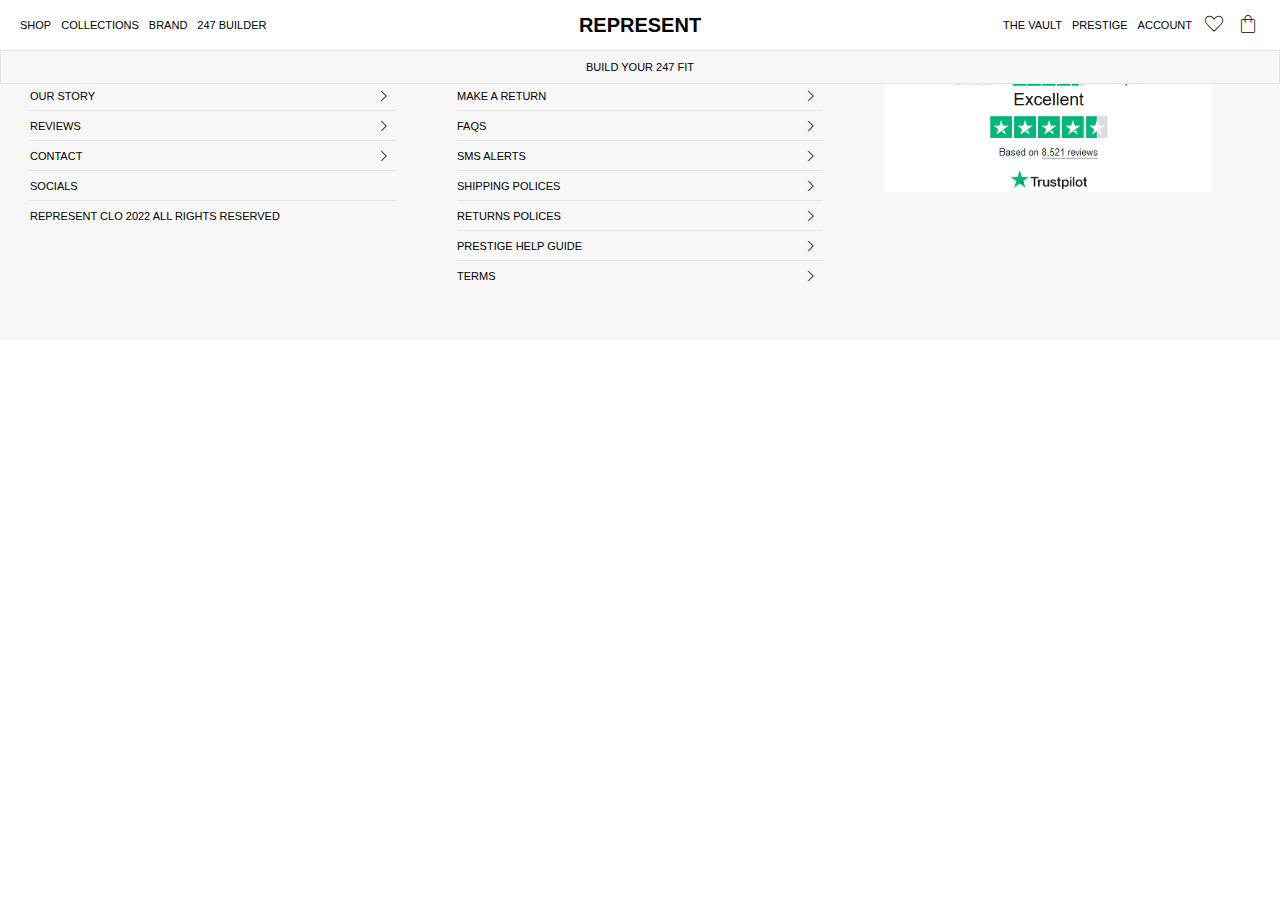
<file: 3.Products pages/247builder.html>
<!DOCTYPE html>
<html lang="en">

<head>
    <meta charset="UTF-8">
    <meta http-equiv="X-UA-Compatible" content="IE=edge">
    <meta name="viewport" content="width=device-width, initial-scale=1.0">
    <title>Represent</title>
    
    <link rel="stylesheet" href="/1.Global styles.functions/globalstyle.css">

    <link rel="stylesheet"
        href="https://fonts.googleapis.com/css2?family=Material+Symbols+Outlined:opsz,wght,FILL,GRAD@20..48,100..700,0..1,-50..200" />
    <link rel="stylesheet"
        href="https://fonts.googleapis.com/css2?family=Material+Symbols+Outlined:opsz,wght,FILL,GRAD@48,300,1,200" />
    <link rel="stylesheet"
        href="https://fonts.googleapis.com/css2?family=Material+Symbols+Outlined:opsz,wght,FILL,GRAD@48,300,0,200" />
</head>

<body>
    <!-- Navigation -->
    <header>
        <nav id="nav-box">
            <ul id="nav-shop">
                <li data-shop><a href="" >SHOP</a>
                    <div class="dropdown-menu" data-shopMenu>
                        <div class="menu-list">
                            <ul>
                                <li><b>SUMMER CAPSULE '22</b></li>
                                <li><a href="/3.Products pages/SHOP/COLLECTIONS/newarrivals/newarrivals.html"><b>NEW ARRIVALS</b></a></li>
                                <li><a href="/3.Products pages/SHOP/COLLECTIONS/all/all.html"><b>SHOP ALL</b></a></li>
                                <li><a href="/3.Products pages/SHOP/COLLECTIONS/ownersclub/ownersclub.html"><b>OWNERS CLUB</b></a></li>
                                <li><a href="/3.Products pages/SHOP/COLLECTIONS/blank/blank.html"><b>BLANK</b></a></li>
                                <li><a href="/3.Products pages/SHOP/COLLECTIONS/247/247.html"><b>247</b></a></li>
                                <li><a href="/3.Products pages/SHOP/COLLECTIONS/bestsellers/bestsellers.html"><b>BEST SELLERS</b></a></li>
                                <li><a href="/3.Products pages/SHOP/COLLECTIONS/restocks/restocks.html"><b>RESTOCKS</b></a></li>
                                <li><a href="/3.Products pages/SHOP/COLLECTIONS/giftcard/giftcard.html"><b>GIFT CARD</b></a></li>
                                <li><a href="/3.Products pages/SHOP/COLLECTIONS/instagram/instagram.html"><b>SHOP INSTAGRAM</b></a></li>
                            </ul>
                            <ul>
                                <li><b>CLOTHING</b></li>
                                <li><a href="/3.Products pages/SHOP/COLLECTIONS/all/all.html">ALL</a></li>
                                <li><a href="/3.Products pages/SHOP/CLOTHING/tshirts/t-shirts.html">T-SHIRTS</a></li>
                                <li><a href="/3.Products pages/SHOP/CLOTHING/hoodies/hoodies.html">HOODIES</a></li>
                                <li><a href="/3.Products pages/SHOP/CLOTHING/shirts/shirts.html">SHIRTS</a></li>
                                <li><a href="/3.Products pages/SHOP/CLOTHING/shorts/shorts.html">SHORTS</a></li>
                                <li><a href="/3.Products pages/SHOP/CLOTHING/swimwear/swimwear.html">SWIMWEAR</a></li>
                                <li><a href="/3.Products pages/SHOP/ACCESSORIES/sunglasses/sunglasses.html">SUNGLASSES</a></li>
                                <li><a href="/3.Products pages/SHOP/CLOTHING/socks/socks.html">SOCKS</a></li>
                            </ul>
                            <ul>
                                <li><a href="/3.Products pages/SHOP/CLOTHING/sweaters/sweaters.html">SWEATERS</a></li>
                                <li><a href="/3.Products pages/SHOP/CLOTHING/pants/pants.html">PANTS</a></li>
                                <li><a href="/3.Products pages/SHOP/CLOTHING/denim/denim.html">DENIM</a></li>
                                <li><a href="/3.Products pages/SHOP/CLOTHING/sweatpants/sweatpants.html">SWEATPANTS</a></li>
                                <li><a href="/3.Products pages/SHOP/CLOTHING/knitwear/knitwear.html">KNITWEAR</a></li>
                                <li><a href="/3.Products pages/SHOP/CLOTHING/pufferjackets/pufferjackets.html">PUFFER JACKETS</a></li>
                                <li><a href="/3.Products pages/SHOP/CLOTHING/outwear/outwear.html">OUTWEAR</a></li>
                                <li><a href="/3.Products pages/SHOP/CLOTHING/packs/packs.html">PACKS</a></li>
                            </ul>
                            <ul>
                                <li><b>FOOTWEAR</b></li>
                                <li><a href="/3.Products pages/SHOP/FOOTWEAR/all/all.html">ALL</a></li>
                                <li><a href="/3.Products pages/SHOP/FOOTWEAR/alpha/alpha.html">ALPHA</a></li>
                                <li><a href="/3.Products pages/SHOP/FOOTWEAR/apex/apex.html">APEX</a></li>
                                <li><a href="/3.Products pages/SHOP/FOOTWEAR/core/core.html">CORE</a></li>
                                <li><a href="/3.Products pages/SHOP/FOOTWEAR/harrier/harrier.html">HARRIER</a></li>
                                <li><a href="/3.Products pages/SHOP/FOOTWEAR/reptor/reptor.html">REPTOR</a></li>
                                <li><a href="/3.Products pages/SHOP/FOOTWEAR/slides/slides.html">SLIDES</a></li>
                            </ul>
                            <ul>
                                <li><b>ACCESSORIES</b></li>
                                <li><a href="/3.Products pages/SHOP/ACCESSORIES/all/all.html">ALL</a></li>
                                <li><a href="/3.Products pages/SHOP/ACCESSORIES/bags/bags.html">BAGS</a></li>
                                <li><a href="/3.Products pages/SHOP/ACCESSORIES/sunglasses/sunglasses.html">SUNGLASSES</a></li>
                                <li><a href="/3.Products pages/SHOP/ACCESSORIES/caps/caps.html">CAPS</a></li>
                                <li><a href="/3.Products pages/SHOP/ACCESSORIES/socks/socks.html">SOCKS</a></li>
                                <li><a href="/3.Products pages/SHOP/CLOTHING/swimwear/swimwear.html">SWIMWEAR</a></li>
                                <li><a href="/3.Products pages/SHOP/ACCESSORIES/towels/towels.html">TOWELS</a></li>
                            </ul>
                            <ul>
                                <li><b>COLLECTIONS</b></li>
                                <li><a href="/3.Products pages/SHOP/COLLECTIONS/summer22/summer22.html">SC22</a></li>
                                <li><a href="/3.Products pages/SHOP/COLLECTIONS/ownersclub/ownersclub.html">OWNERS CLUB</a></li>
                                <li><a href="/3.Products pages/SHOP/COLLECTIONS/blank/blank.html">BLANKS</a></li>
                                <li><a href="/3.Products pages/SHOP/COLLECTIONS/247/247.html">247</a></li>
                                <li><a href="/3.Products pages/SHOP/COLLECTIONS/bespokecomm/bespokecomm.html">BESPOKE COMMISSIONS</a></li>
                                <li><a href="/3.Products pages/SHOP/COLLECTIONS/graphics/graphics.html">GRAPHICS</a></li>
                                <li><a href="/3.Products pages/SHOP/COLLECTIONS/core/core.html">CORE</a></li>
                            </ul>
                        </div>
                        <div class="menu-photos">
                            <div><a href="/3.Products pages/SHOP/CLOTHING/tshirts/t-shirts.html">
                                <img src="/2.Images/homepage img/dd1.png" alt="">
                                <h3>T-SHIRTS</h3>
                                <h5>SHOP NOW</h5>
                            </a>
                            </div>
                            <div><a href="/3.Products pages/SHOP/CLOTHING/shorts/shorts.html">
                                <img src="/2.Images/homepage img/dd1.2.png" alt="">
                                <h3>SHORTS</h3>
                                <h5>SHOP NOW</h5>
                            </a>
                            </div>
                            <div><a href="/3.Products pages/SHOP/FOOTWEAR/all/all.html">
                                <img src="/2.Images/homepage img/dd1.3.png" alt="">
                                <h3>FOOTWEAR</h3>
                                <h5>SHOP NOW</h5>
                            </a>
                            </div>
                            <div><a href="/3.Products pages/SHOP/ACCESSORIES/all/all.html">
                                <img src="/2.Images/homepage img/dd1.4.png" alt="">
                                <h3>ACCESSORIES</h3>
                                <h5>SHOP NOW</h5>
                            </a>
                            </div>
                        </div>
                    </div>
                </li>
                <li data-collections><a href="">COLLECTIONS</a>
                    <div class="dropdown-menu" data-collectionsMenu>
                        <div id="col-nav" class="menu-list">
                            <ul>
                                <li><b>SC22</b></li>
                                <li><a href="/3.Products pages/COLLECTIONS/SC22/tshirts/tshirts.html">T-SHIRTS</a></li>
                                <li><a href="/3.Products pages/COLLECTIONS/SC22/hoodies/hoodies.html">HOODIES</a></li>
                                <li><a href="/3.Products pages/COLLECTIONS/SC22/sweaters/sweaters.html">SWEATERS</a></li>
                                <li><a href="/3.Products pages/COLLECTIONS/SC22/jackets/jackets.html">JACKETS</a></li>
                                <li><a href="/3.Products pages/COLLECTIONS/SC22/pants/pants.html">PANTS</a></li>
                                <li><a href="/3.Products pages/COLLECTIONS/SC22/shorts/shorts.html">SHORTS</a></li>
                                <li><a href="/3.Products pages/COLLECTIONS/SC22/shirting/shirting.html">SHIRTING</a></li>
                                <li><a href="/3.Products pages/COLLECTIONS/SC22/footwear/footwear.html">FOOTWEAR</a></li>
                                <li><a href="/3.Products pages/COLLECTIONS/SC22/accessories/accessories.html">ACCESSORIES</a></li>
                            </ul>
                            <ul>
                                <li><b>OWNERS CLUB</b></li>
                                <li><a href="/3.Products pages/COLLECTIONS/OWNERSCLUB/tshirts/tshirts.html">T-SHIRTS</a></li>
                                <li><a href="/3.Products pages/COLLECTIONS/OWNERSCLUB/hoodies/hoodies.html">HOODIES</a></li>
                                <li><a href="/3.Products pages/COLLECTIONS/OWNERSCLUB/sweaters/sweaters.html">SWEATERS</a></li>
                                <li><a href="/3.Products pages/COLLECTIONS/OWNERSCLUB/sweatpants/sweatpants.html">SWEATPANTS</a></li>
                                <li><a href="/3.Products pages/COLLECTIONS/OWNERSCLUB/shorts/shorts.html">SHORTS</a></li>
                                <li><a href="/3.Products pages/COLLECTIONS/OWNERSCLUB/shorts/shorts.html">OUTWEAR</a></li>
                                <li><a href="/3.Products pages/COLLECTIONS/OWNERSCLUB/accessories/accessories.html">ACCESSORIES</a></li>
                            </ul>
                            <ul>
                                <li><b>BLANK</b></li>
                                <li><a href="/3.Products pages/COLLECTIONS/BLANK/tshirts/tshirts.html">T-SHIRTS</a></li>
                                <li><a href="/3.Products pages/COLLECTIONS/BLANK/hoodies/hoodies.html">HOODIES</a></li>
                                <li><a href="/3.Products pages/COLLECTIONS/BLANK/sweaters/sweaters.html">SWEATERS</a></li>
                                <li><a href="/3.Products pages/COLLECTIONS/BLANK/sweatpants/sweatpants.html">SWEATPANTS</a></li>
                                <li><a href="/3.Products pages/COLLECTIONS/BLANK/shorts/shorts.html">SHORTS</a></li>
                                <li><a href="/3.Products pages/COLLECTIONS/BLANK/trackjackets/trackjackets.html">TRACK JACKETS</a></li>
                            </ul>
                            <ul>
                                <li><b>247</b></li>
                                <li><a href="/3.Products pages/COLLECTIONS/247/tops/tops.html">TOPS</a></li>
                                <li><a href="/3.Products pages/COLLECTIONS/247/hoodies/hoodies.html">HOODIES</a></li>
                                <li><a href="/3.Products pages/COLLECTIONS/247/jackets/jackets.html">JACKETS</a></li>
                                <li><a href="/3.Products pages/COLLECTIONS/247/shorts/shorts.html">SHORTS</a></li>
                                <li><a href="/3.Products pages/COLLECTIONS/247/pants/pants.html">PANTS</a></li>
                                <li><a href="/3.Products pages/COLLECTIONS/247/baselayers/baselayers.html">BASE LAYERS</a></li>
                                <li><a href="/3.Products pages/COLLECTIONS/247/accessories/accessories.html">ACCESSORIES</a></li>
                            </ul>
                        </div>
                        <div class="menu-photos">
                            <div><a href="/3.Products pages/SHOP/COLLECTIONS/summer22/summer22.html">
                                <img src="/2.Images/homepage img/dd2.png" alt="">
                                <h3>SUMMER CAPSULE</h3>
                                <h5>SHOP NOW</h5>
                            </a>
                            </div>
                            <div><a href="/3.Products pages/SHOP/COLLECTIONS/ownersclub/ownersclub.html">
                                <img src="/2.Images/homepage img/dd2.2.png" alt="">
                                <h3>OWNERS CLUB</h3>
                                <h5>SHOP NOW</h5>
                            </a>
                            </div>
                            <div><a href="/3.Products pages/SHOP/COLLECTIONS/blank/blank.html">
                                <img src="/2.Images/homepage img/dd2.3.png" alt="">
                                <h3>BLANK</h3>
                                <h5>SHOP NOW</h5>
                            </a>
                            </div>
                            <div><a href="/3.Products pages/SHOP/COLLECTIONS/247/247.html">
                                <img src="/2.Images/homepage img/dd2.4.png" alt="">
                                <h3>247</h3>
                                <h5>SHOP NOW</h5>
                            </a>
                            </div>
                        </div>
                    </div>
                </li>
                <li data-brand>BRAND
                    <div class="dropdown-menu" data-shopBrand>
                        <ul id="brand-nav">
                            <li><a href="/3.Products pages/BRAND/about.html">ABOUT</a></li>
                            <li><a href="/3.Products pages/BRAND/media.html">MEDIA</a></li>
                            <li><a href="/3.Products pages/BRAND/behindthebrand.html">BEHIND THE BRAND</a></li>
                            <li><a href="/3.Products pages/BRAND/insiderep.html">INSIDE REP</a></li>
                            <li><a href="/3.Products pages/BRAND/news.html">NEWS</a></li>
                            <li><a href="/3.Products pages/BRAND/stockists.html">STOCKISTS</a></li>
                            <li><a href="/3.Products pages/BRAND/247workouts.html">247 WORKOUTS</a></li>
                            <li><a href="/3.Products pages/BRAND/247blog.html">247 BLOG</a></li>
                        </ul>
                    </div>
                </li>
                <li><a href="/3.Products pages/247builder.html">247 BUILDER</a></li>
            </ul>

            <h1 id="logo"><a href="/index.html">REPRESENT</a></h1>

            <ul id="nav-account">
                <li><a href="/3.Products pages/thevault.html">THE VAULT</a></li>
                <li><a href="/3.Products pages/prestige.html">PRESTIGE</a></li>
                <li data-account >ACCOUNT
                    <div class="dropdown-menu" data-accountmenu>
                        <ul id="account-nav">
                            <li><a href="/3.Products pages/ACCOUNT/LOGIN/login.html">LOGIN</a></li>
                            <li><a href="/3.Products pages/ACCOUNT/REGISTER/register.html">REGISTER</a></li>
                        </ul>
                    </div>
                </li>
                <li><span class="material-symbols-outlined" id="favorites">favorite</span></li>
                <li><span class="material-symbols-outlined" id="cart">shopping_bag</span></li>
            </ul>
        </nav>

        <div id="announcement-bar">
            <h4>BUILD YOUR 247 FIT</h4>
        </div>
    </header>

      <!-- Footer -->
      <footer>
        <div class="footer-box">
            <div><a href="/3.Products pages/FOOTER/register.html  ">
                    <h3>REGISTER FOR PRESTIGE TO RECEIVE 10% OFF YOU FIRST PURCHASE</h3>
                    <span class="material-symbols-outlined">chevron_right</span>
                </a>
            </div>
            <div><a href="/3.Products pages/FOOTER/ourstory.html">
                    <h5>OUR STORY</h5>
                    <span class="material-symbols-outlined">chevron_right</span>
                </a>
            </div>
            <div><a href="/3.Products pages/FOOTER/reviews.html">
                    <h5>REVIEWS</h5>
                    <span class="material-symbols-outlined">chevron_right</span>
                </a>
            </div>
            <div><a href="/3.Products pages/FOOTER/contact.html">
                    <h5>CONTACT</h5>
                    <span class="material-symbols-outlined">chevron_right</span>
                </a>
            </div>
            <div><a href="">
                    <h5>SOCIALS</h5>
                    <div>

                    </div>
                </a>
            </div>
            <div><a href="">
                    <h5>REPRESENT CLO 2022 ALL RIGHTS RESERVED</h5>
                </a>
            </div>
            <div>
            </div>
        </div>
        <div class="footer-box">
            <div><a href="/3.Products pages/FOOTER/customerservice.html">
                    <h5>CUSTOMER SERVICE</h5>
                    <span class="material-symbols-outlined">chevron_right</span>
                </a>
            </div>
            <div><a href="/3.Products pages/FOOTER/makeareturn.html">
                    <h5>MAKE A RETURN</h5>
                    <span class="material-symbols-outlined">chevron_right</span>
                </a>
            </div>
            <div><a href="/3.Products pages/FOOTER/faqs.html">
                    <h5>FAQS</h5>
                    <span class="material-symbols-outlined">chevron_right</span>
                </a>
            </div>
            <div><a href="/3.Products pages/FOOTER/smsalerts.html">
                    <h5>SMS ALERTS</h5>
                    <span class="material-symbols-outlined">chevron_right</span>
                </a>
            </div>
            <div><a href="/3.Products pages/FOOTER/shipping.html">
                    <h5>SHIPPING POLICES</h5>
                    <span class="material-symbols-outlined">chevron_right</span>
                </a>
            </div>
            <div><a href="/3.Products pages/FOOTER/returns.html">
                    <h5>RETURNS POLICES</h5>
                    <span class="material-symbols-outlined">chevron_right</span>
                </a>
            </div>
            <div><a href="/3.Products pages/prestige.html">
                    <h5>PRESTIGE HELP GUIDE</h5>
                    <span class="material-symbols-outlined">chevron_right</span>
                </a>
            </div>
            <div><a href="/3.Products pages/FOOTER/terms.html">
                    <h5>TERMS</h5>
                    <span class="material-symbols-outlined">chevron_right</span>
                </a>
            </div>
        </div>
        <div class="footer-box"><a href="">
            <img src="/2.Images/homepage img/trustpilot.png" alt="">
        </a>
        </div>
    </footer>

    <!-- Functions import -->
    <script src="/1.Global styles.functions/globalfunctions.js"></script>
</body>

</html>
</file>
<file: 1.Global styles.functions/globalstyle.css>
/* *
    General rules
* */

*{
    box-sizing: border-box;
    margin: 0;
    padding: 0;
    font-family: Arial, Helvetica, sans-serif;
}

body{
    width: calc(100vw - (100vw - 100%));
}

main{
    margin-top: 85px;
}

.material-symbols-outlined {
    font-variation-settings:
    'FILL' 0,
    'wght' 200,
    'GRAD' 0,
    'opsz' 48;
 
}

a{
    text-decoration: none;
    color: black;
}

ul li{
    list-style-type: none;
}

section{
    margin: 0 10px;
}

h3,
h5{
    font-size: 11px;
}

h5{
    font-weight: 100;
}

/* *
    Navigation bar
* */

header{
    width: 100%;
    position: fixed;
    top: 0;
    z-index: 1;
}

#nav-box{
    display: flex;
    flex-wrap: wrap;
    align-items: center;
    height: 50px;
    font-size: 11px;
    background-color: white;
}

/* 
     The 3 lements of the navigation
*/

#nav-shop,
#nav-account{
    flex: 1 0 0%;
    display: flex;
    flex-wrap: wrap;
    align-items: center;
    gap: 10px;
}

#nav-shop>li,
#nav-account>li{
    padding: 10px 0;
}

#nav-shop{
    margin-left: 20px;
}

#logo{
    font-size: 20px;
}

#nav-account{
    justify-content: end;
    margin-right: 20px;
}

/* *
    Dropdown menu
* */

.dropdown-menu{
    visibility: hidden;
    opacity: 0;
    position: absolute;
    width: 100%;
    top: 85px; 
    left: 0;
    background-color: #f7f7f7;
    transition: visibility 0s, opacity 0.3s linear;
}

.dropdown-menu:hover{ 
    visibility: visible;
    opacity: 1;
}

.menu-list{
    display: flex;
    justify-content: space-between;
    padding: 15px 10px;
    padding-right: 50px;
}

#col-nav{
    justify-content: flex-start;
    gap: 320px;
}

#brand-nav,
#account-nav{
    display: flex;
    gap: 30px;
    padding: 15px 20px;
}

#account-nav{
    justify-content: flex-end;
}

.menu-list li{
    line-height: 17px;
}

.menu-photos{
    display: flex;
    gap: 0.5%;
    justify-content: center;
    padding-top: 15px;
}

.menu-photos div{
    width: 24.3%;
    padding-bottom: 15px;
}

.menu-photos h3{
    padding-top: 5px;
}

.menu-photos img{
    width: 100%;
}

/* *
    Announcement bar
* */

#announcement-bar{
    text-align: center;
    font-size: 11px;
    padding: 10px 0;
    background-color: #f7f7f7;
    border: 1px solid #e5e5e5;
}

#announcement-bar h4{
    font-weight: 200;
}

/* *
    Footer
* */
footer{
    display: flex;
    justify-content: space-between;
    align-items: flex-start;
    background-color: #f7f7f7;
    height: 300px;
    padding: 10px 30px;
    margin-top: 40px;
}

.footer-box{
    width: 30%;
    align-items: flex-start;
}

.footer-box a{
    display: flex;
    justify-content: space-between;
    align-items: center;
    border-top: 1px solid #e5e5e5;
    height: 30px;
    
}
.footer-box > a:last-child{
    border-top: none
}
.footer-box img{
   
    margin-top: 120px;
    width: 90%;
}
</file>
<file: style.css>
/* *
    Banner 1
* */

.banner{
    margin-top: 20px;
    width: 100%;
}

.banner img{
    width: 100%;
}

/* *
    3 photos collage
* */

#collage{
    width: 100%;
    display: flex;
    flex-wrap: wrap;
    justify-content: center;
    gap: 0.5%;
    margin-top: 6.5px;
}

#collage a{
    width: 33%;
}

#collage img{
    width: 100%;
}

/* *
    Product gallery
* */

.product-box{
    margin-top: 20px;
    width: 100%; 
    overflow: hidden;
    position: relative;
}

.product-gallery{
    display: flex;
    flex-wrap: wrap;
    width: 400vw;
    transition: 2s ease;
}

.product-gallery li{
    width: 6.25%;
}

.product-gallery img{
    width: 100%;
}

.arrows>span{
    width: 30px;
    position: absolute;
    top: 50%;
    cursor: pointer;
    font-variation-settings:
    'FILL' 0,
    'wght' 700,
    'GRAD' 0,
    'opsz' 48; 
}

.arrows span:first-child{
    left: 10px;
}

.arrows span:last-child{
    right: 10px;
}


/* *
    Products display
* */
.products-display{
    margin-top: 20px;
    width: 100%;
    display: flex;
    justify-content: center;
    gap: 0.5%;
}

.products-display div,
.products-display img{
    width: 100%;
}

.products-display div{
    position: relative;
}

#favorite{
    position: absolute;
    top: 5%;
    right: 5%; 
}

/* *
    Carousel
* */

.carousel{
    margin-top: 20px;
    width: 100%;
    overflow: hidden; 
    display: flex;
    justify-content: flex-start;
}

.slides{
    width: 200%;
    display: flex;
    gap: 0.2%;
    transition: 0.5s ease;
    cursor: pointer;
    flex-shrink: 0;
}

.slide{
    width: 36%;
}

.slide img{
    width: 100%;
}
</file>
